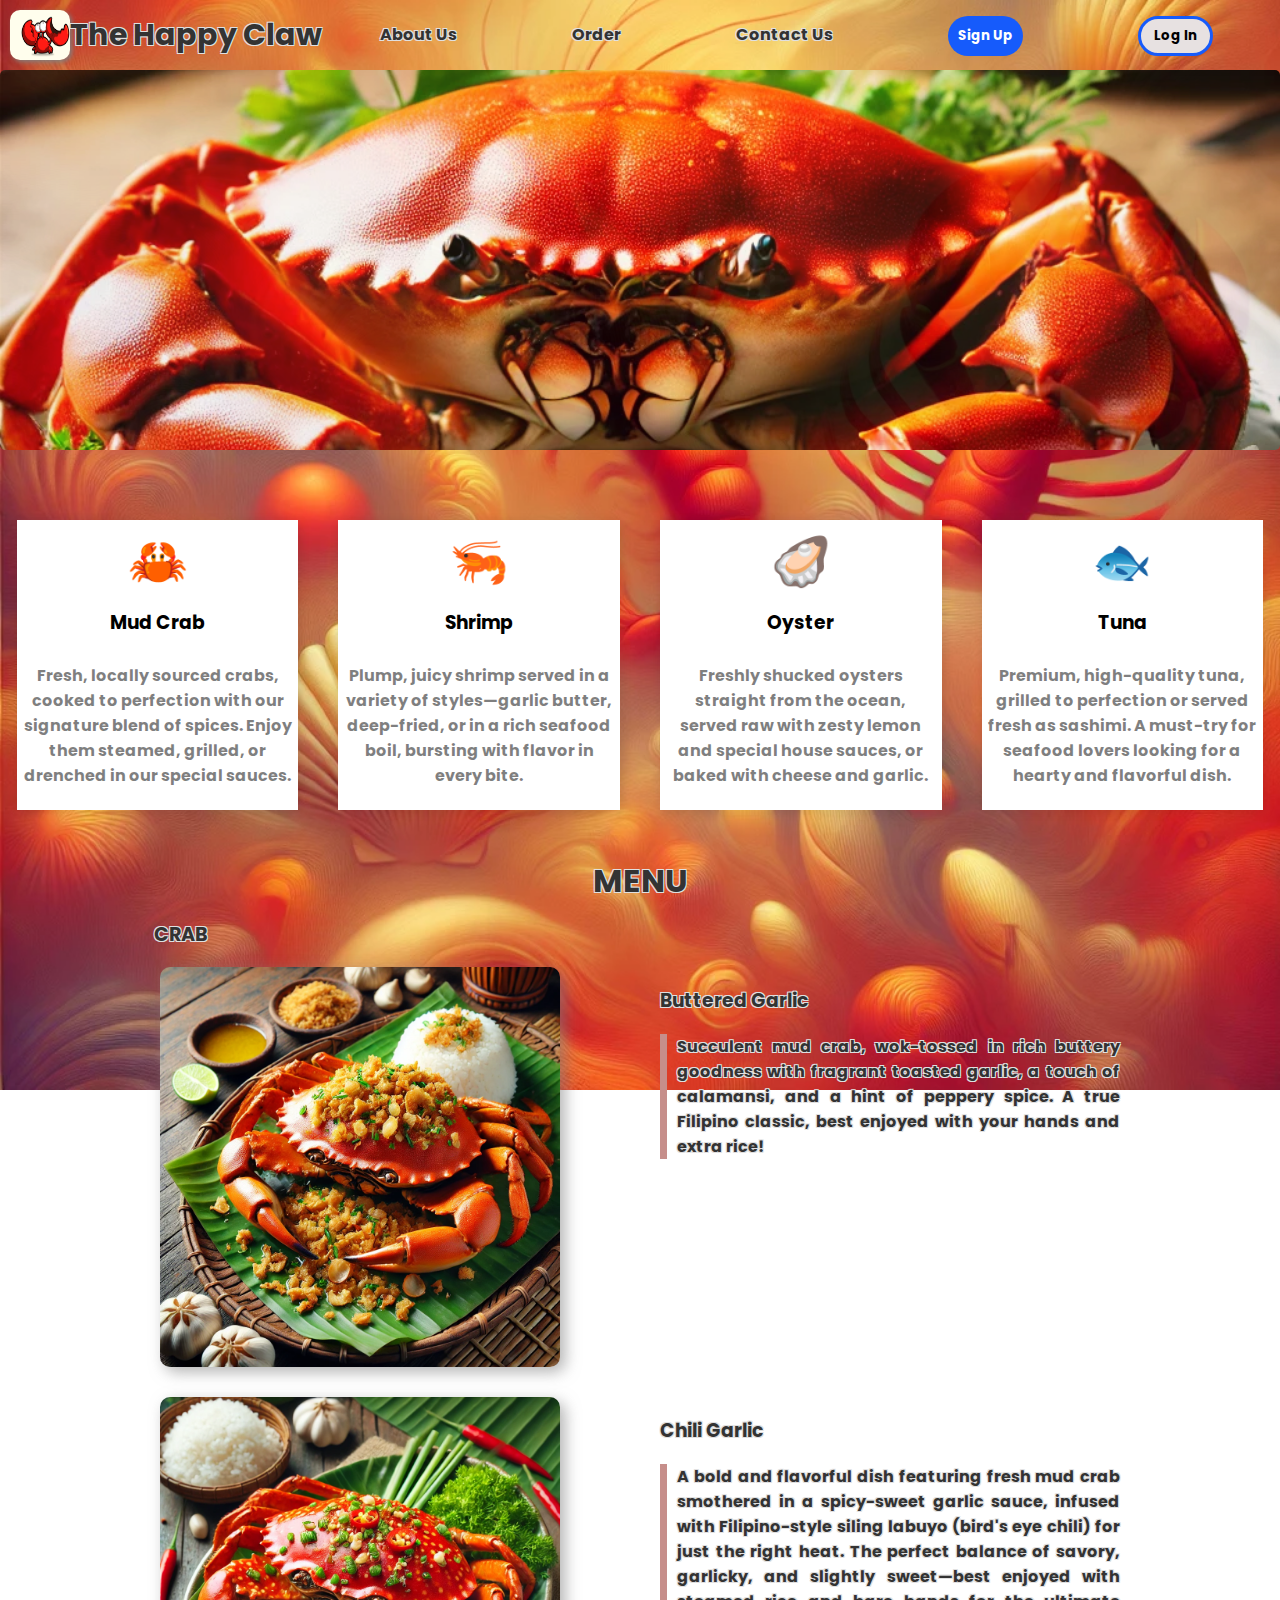
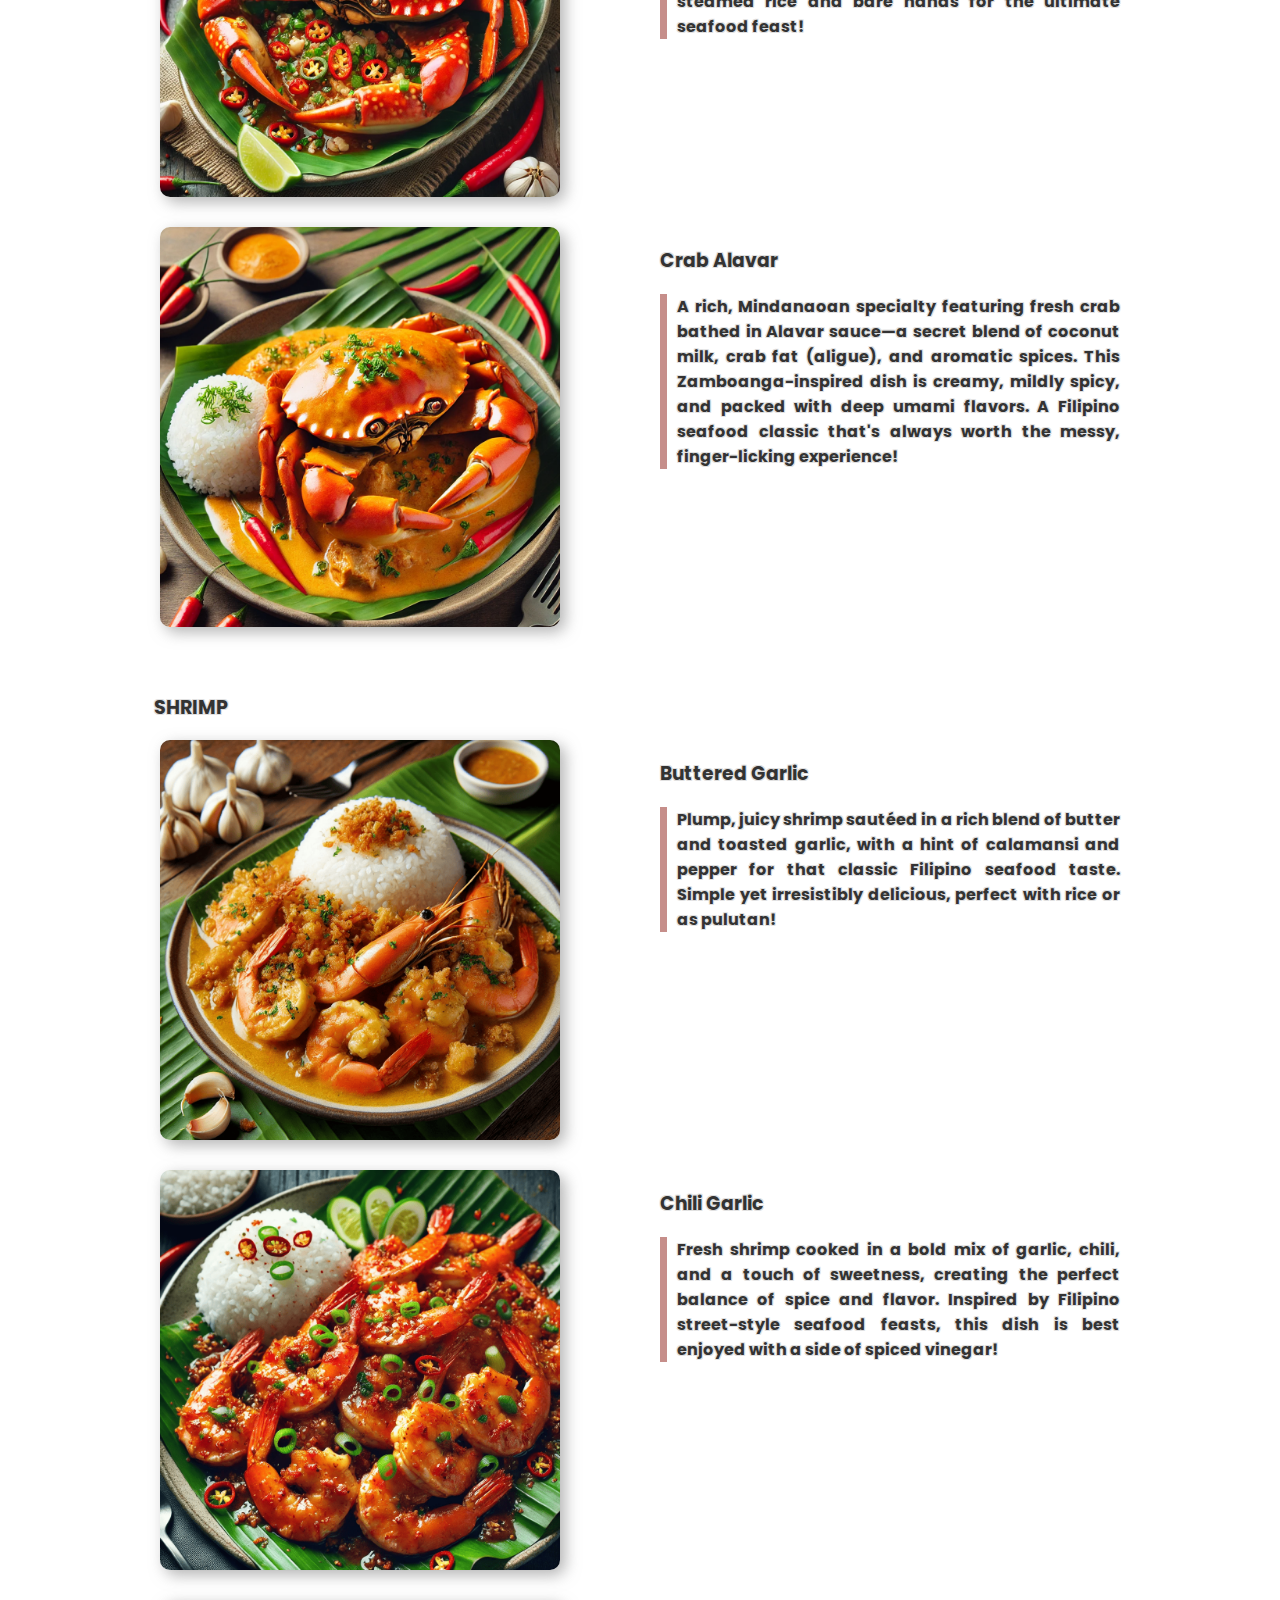
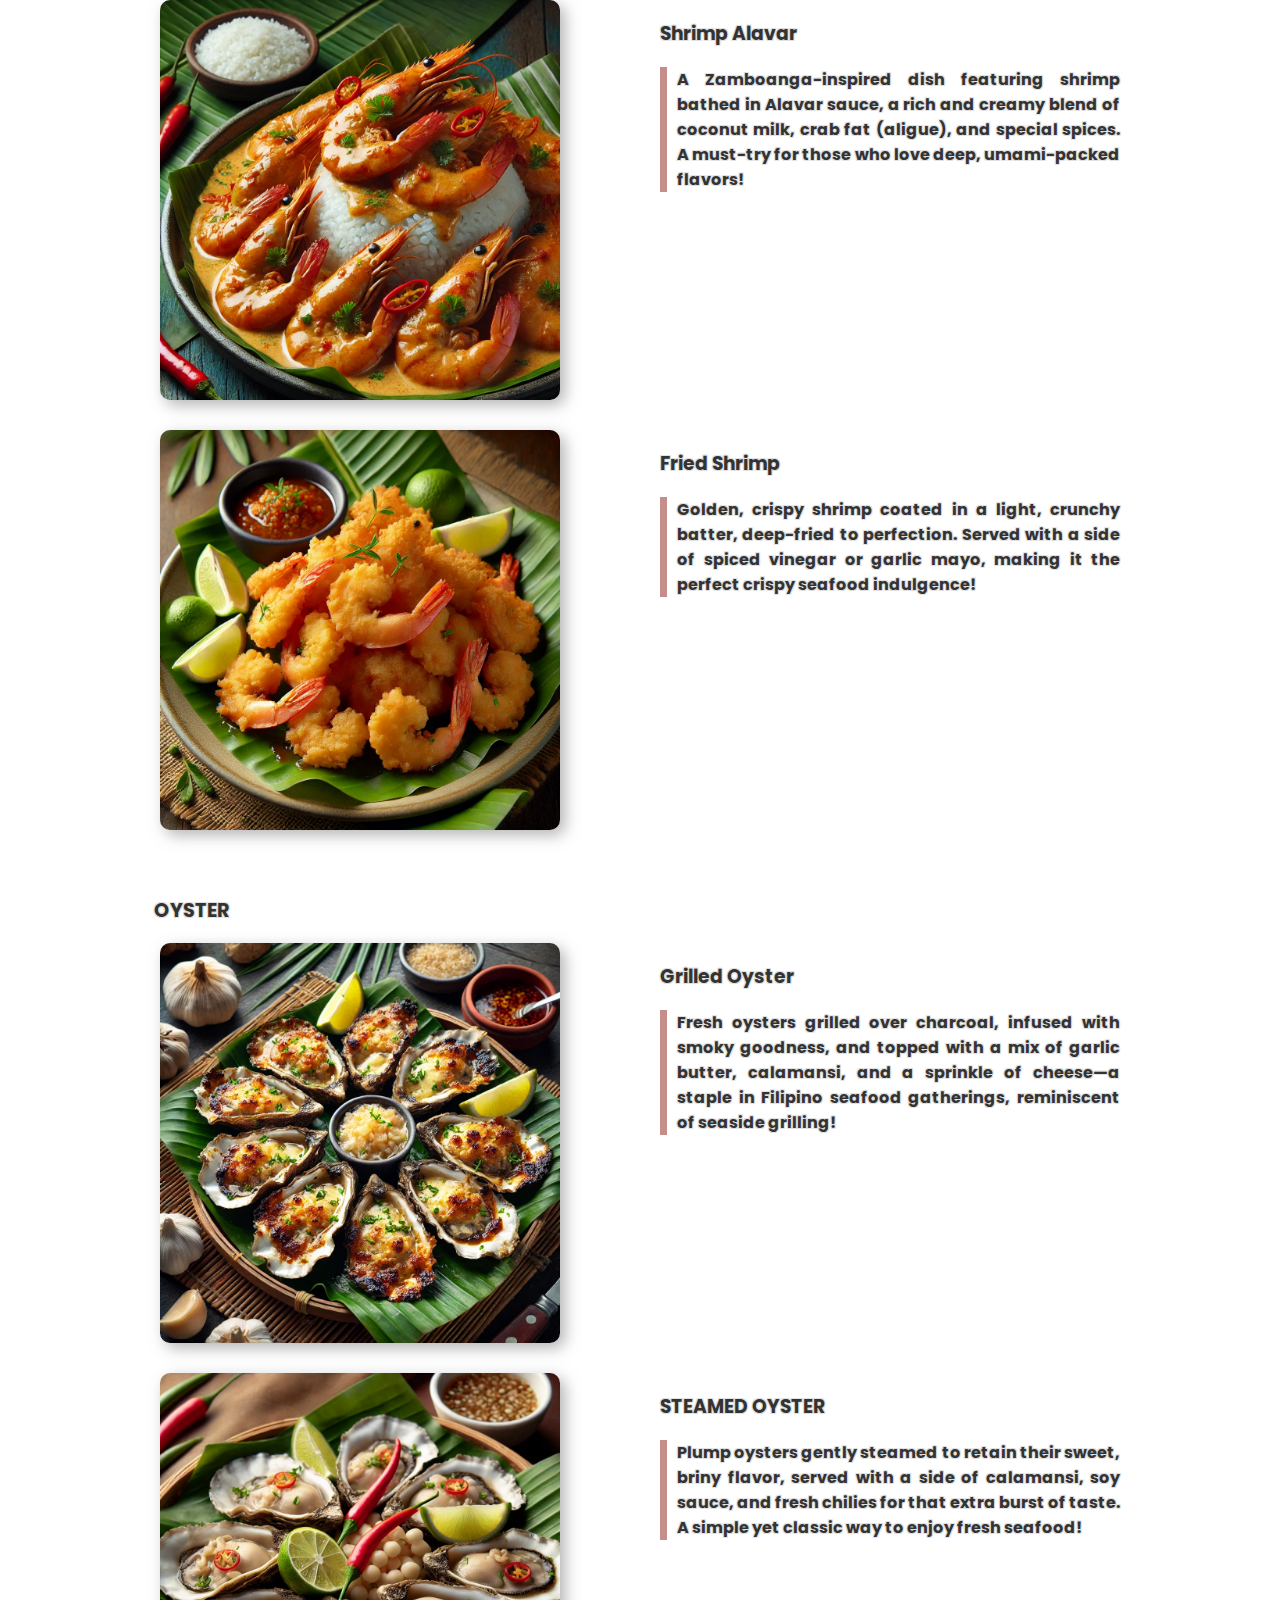
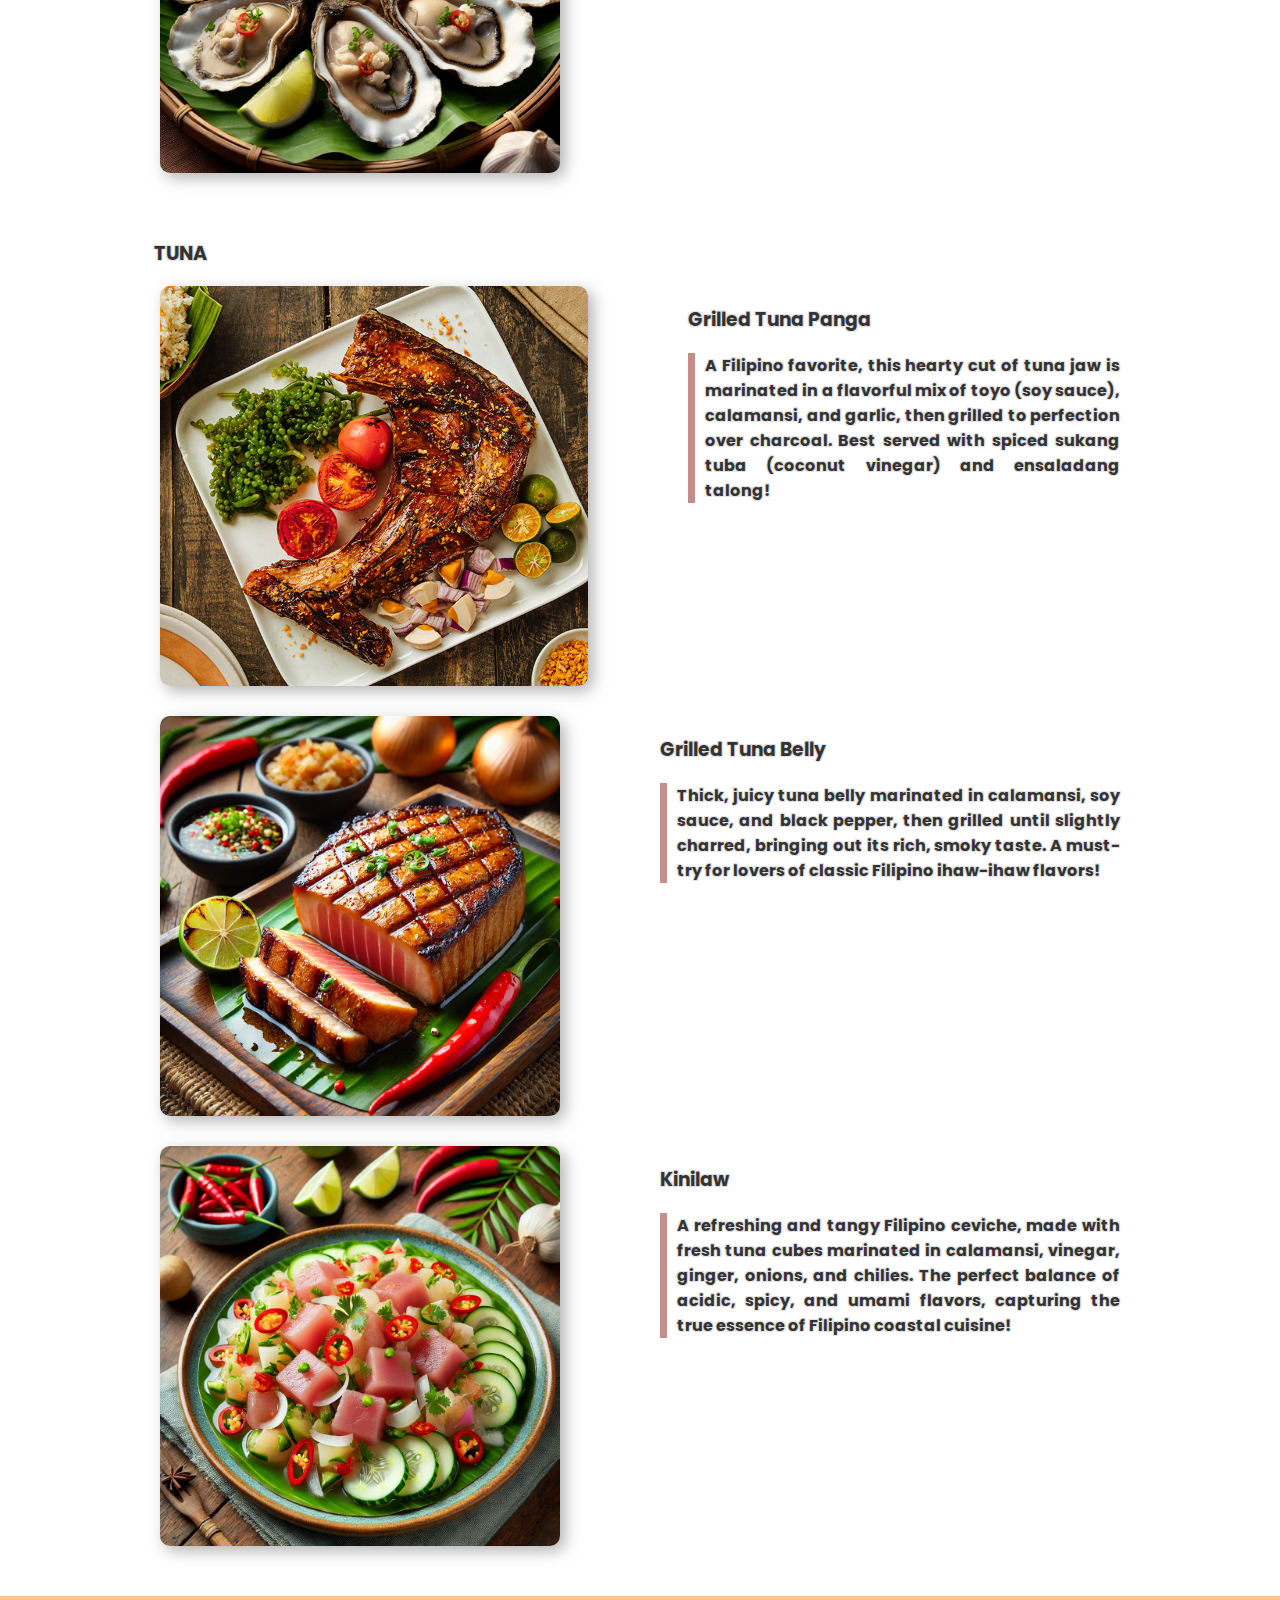
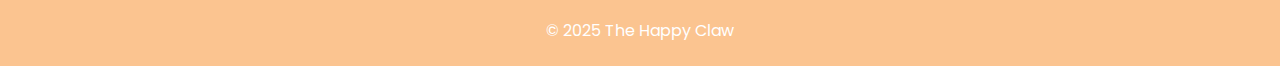
<file: index.html>
<!DOCTYPE html>
<html lang="en">
    <head>
        <meta charset="UTF-8">
        <meta http-equiv="X-UA-Compatible" content="IE=edge">
        <meta name="viewport" content="width=device-width, initial-scale=1.0">
        <title>The Happy Claw</title>
        <link rel="stylesheet" href="pizza_sample.css">
    </head>
    <body>
        <div class="header">
            <ul class="nav">
                <li id="header-title">
                    <a href="index.html">
                        The Happy Claw
                        <img class="logo" src="images/Crab.gif" alt="Logo" width="60" height="50">
                    </a>
                </li>             
                <li><a href="about-us.html">About Us</a></li>
                <li><a href="order-form.html">Order</a></li>
                <li><a href="contact-us.html">Contact Us</a></li>
                <li><button class="header-button button-one">Sign Up</button></li>
                <li><button class="header-button button-two">Log In</button></li>
            </ul>
        </div>

        <div class="top-img"></div>
        
        <section class="features">
            <div class="feature">
                <span class="icon">🦀</span>
                <h3>Mud Crab</h3>
                <p>Fresh, locally sourced crabs, cooked to perfection with our signature blend of spices. Enjoy them steamed, grilled, or drenched in our special sauces.</p>
            </div>
            <div class="feature">
                <span class="icon">🦐</span>
                <h3>Shrimp</h3>
                <p>Plump, juicy shrimp served in a variety of styles—garlic butter, deep-fried, or in a rich seafood boil, bursting with flavor in every bite.</p>
            </div>
            <div class="feature">
                <span class="icon">🦪</span>
                <h3>Oyster</h3>
                <p>Freshly shucked oysters straight from the ocean, served raw with zesty lemon and special house sauces, or baked with cheese and garlic.</p>
            </div>
            <div class="feature">
                <span class="icon">🐟</span>
                <h3>Tuna</h3>
                <p>Premium, high-quality tuna, grilled to perfection or served fresh as sashimi. A must-try for seafood lovers looking for a hearty and flavorful dish.</p>
            </div>
        </section>

        <h2 class="menu-heading">MENU</h2>
        <h2 class="crab-heading">CRAB</h2>
        <div class="menu">
            <div class="pizza">
                <img src="images/Garlic Crab.png" alt="cheeze pizza">
                <div class="pizza-info">
                    <h3>Buttered Garlic</h3>
                    <p>Succulent mud crab, wok-tossed in rich buttery goodness with fragrant toasted garlic, a touch of calamansi, and a hint of peppery spice. A true Filipino classic, best enjoyed with your hands and extra rice!</p>
                </div>
            </div>

            <div class="pizza">
                <img src="images/Chili Crab.png" alt="pepperoni pizza">
                <div class="pizza-info">
                    <h3>Chili Garlic</h3>
                    <p>A bold and flavorful dish featuring fresh mud crab smothered in a spicy-sweet garlic sauce, infused with Filipino-style siling labuyo (bird's eye chili) for just the right heat. The perfect balance of savory, garlicky, and slightly sweet—best enjoyed with steamed rice and bare hands for the ultimate seafood feast!</p>
                </div>
            </div>

            <div class="pizza">
                <img src="images/Alavar Crab.png" alt="hawaiian pizza">
                <div class="pizza-info">
                    <h3>Crab Alavar</h3>
                    <p>A rich, Mindanaoan specialty featuring fresh crab bathed in Alavar sauce—a secret blend of coconut milk, crab fat (aligue), and aromatic spices. This Zamboanga-inspired dish is creamy, mildly spicy, and packed with deep umami flavors. A Filipino seafood classic that's always worth the messy, finger-licking experience!
                    </p>
                </div>
            </div>
        </div>

        <h2 class="crab-heading">SHRIMP</h2>
        <div class="menu">
            <div class="pizza">
                <img src="images/Garlic Shrimp.png" alt="cheeze pizza">
                <div class="pizza-info">
                    <h3>Buttered Garlic</h3>
                    <p>Plump, juicy shrimp sautéed in a rich blend of butter and toasted garlic, with a hint of calamansi and pepper for that classic Filipino seafood taste. Simple yet irresistibly delicious, perfect with rice or as pulutan!</p>
                </div>
            </div>

            <div class="pizza">
                <img src="images/Chili Shrimp.png" alt="pepperoni pizza">
                <div class="pizza-info">
                    <h3>Chili Garlic</h3>
                    <p>Fresh shrimp cooked in a bold mix of garlic, chili, and a touch of sweetness, creating the perfect balance of spice and flavor. Inspired by Filipino street-style seafood feasts, this dish is best enjoyed with a side of spiced vinegar!</p>
                </div>
            </div>

            <div class="pizza">
                <img src="images/Alavar Shrimp.png" alt="hawaiian pizza">
                <div class="pizza-info">
                    <h3>Shrimp Alavar</h3>
                    <p>A Zamboanga-inspired dish featuring shrimp bathed in Alavar sauce, a rich and creamy blend of coconut milk, crab fat (aligue), and special spices. A must-try for those who love deep, umami-packed flavors!</p>
                </div>
            </div>

            <div class="pizza">
                <img src="images/Fried Shrimp.png" alt="all meat pizza">
                <div class="pizza-info">
                    <h3>Fried Shrimp</h3>
                    <p>Golden, crispy shrimp coated in a light, crunchy batter, deep-fried to perfection. Served with a side of spiced vinegar or garlic mayo, making it the perfect crispy seafood indulgence!</p>
                </div>
            </div>
        </div>
        <h2 class="crab-heading">OYSTER</h2>
        <div class="menu">
            <div class="pizza">
                <img src="images/Grilled.png" alt="hawaiian pizza">
                <div class="pizza-info">
                    <h3>Grilled Oyster</h3>
                    <p>Fresh oysters grilled over charcoal, infused with smoky goodness, and topped with a mix of garlic butter, calamansi, and a sprinkle of cheese—a staple in Filipino seafood gatherings, reminiscent of seaside grilling!</p>
                </div>
            </div>
            <div class="pizza">
                <img src="images/Steamed.png" alt="all meat pizza">
                <div class="pizza-info">
                    <h3>STEAMED OYSTER</h3>
                    <p>Plump oysters gently steamed to retain their sweet, briny flavor, served with a side of calamansi, soy sauce, and fresh chilies for that extra burst of taste. A simple yet classic way to enjoy fresh seafood!</p>
                </div>
            </div>
        </div>
        <h2 class="crab-heading">TUNA</h2>
        <div class="menu">
            <div class="pizza">
                <img src="images/Tuna P.png" alt="all meat pizza">
                <div class="pizza-info">
                    <h3>Grilled Tuna Panga</h3>
                    <p>A Filipino favorite, this hearty cut of tuna jaw is marinated in a flavorful mix of toyo (soy sauce), calamansi, and garlic, then grilled to perfection over charcoal. Best served with spiced sukang tuba (coconut vinegar) and ensaladang talong!</p>
                </div>
            </div>
            <div class="pizza">
                <img src="images/Belly.png" alt="all meat pizza">
                <div class="pizza-info">
                    <h3>Grilled Tuna Belly</h3>
                    <p>Thick, juicy tuna belly marinated in calamansi, soy sauce, and black pepper, then grilled until slightly charred, bringing out its rich, smoky taste. A must-try for lovers of classic Filipino ihaw-ihaw flavors!
                    </p>
                </div>
            </div>
            <div class="pizza">
                <img src="images/Kinilaw.png" alt="all meat pizza">
                <div class="pizza-info">
                    <h3>Kinilaw</h3>
                    <p>A refreshing and tangy Filipino ceviche, made with fresh tuna cubes marinated in calamansi, vinegar, ginger, onions, and chilies. The perfect balance of acidic, spicy, and umami flavors, capturing the true essence of Filipino coastal cuisine!</p>
                </div>
            </div>
        </div>

        <div class="footer">
            <p class="footer-text">© 2025 The Happy Claw</p>
        </div>

    </body>
</html>
</file>
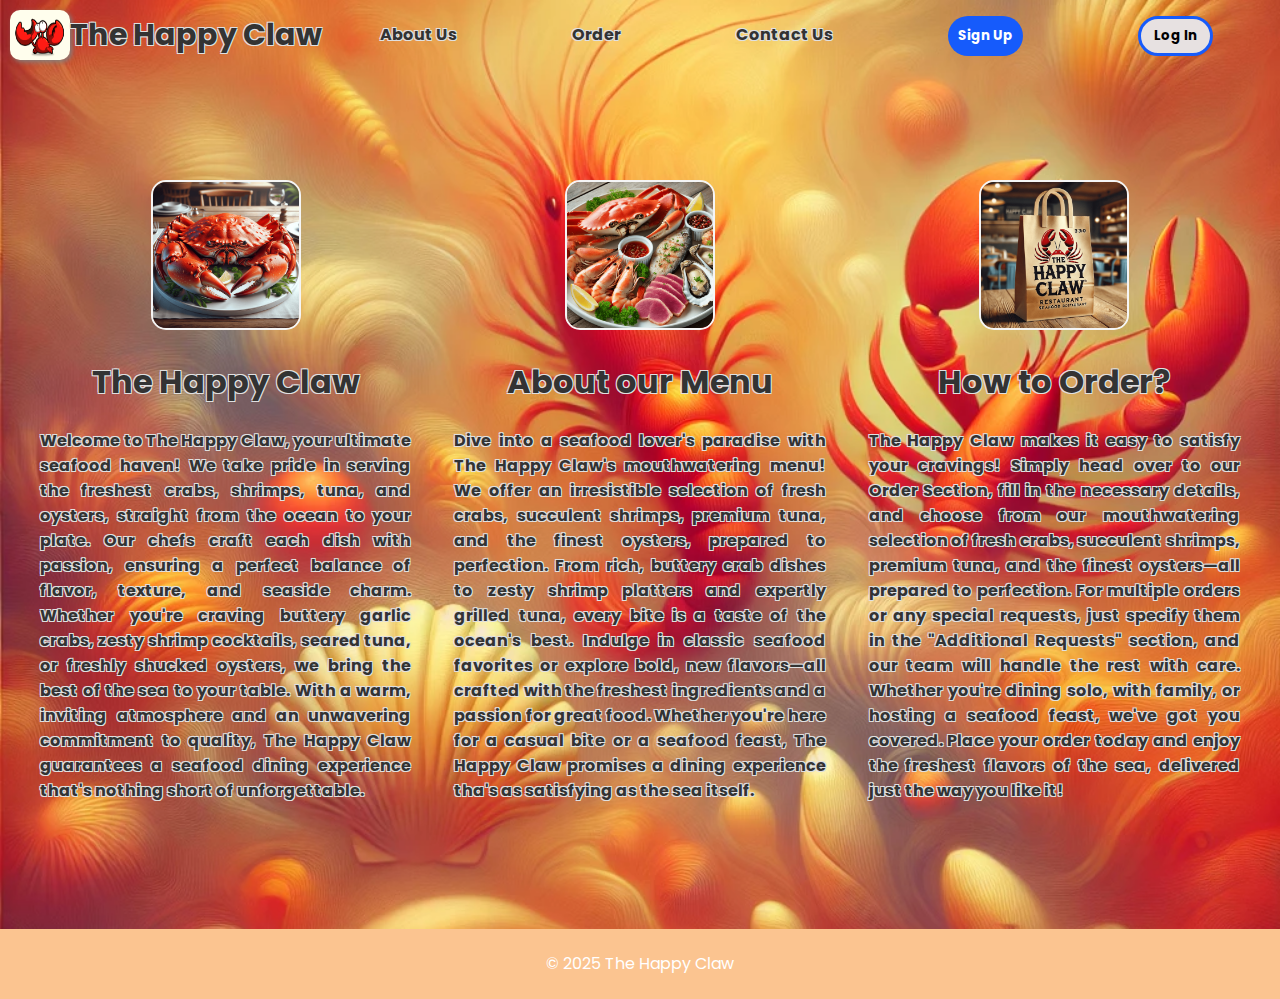
<file: about-us.html>
<!DOCTYPE html>
<html lang="en">
    <head>
        <meta charset="UTF-8">
        <meta http-equiv="X-UA-Compatible" content="IE=edge">
        <meta name="viewport" content="width=device-width, initial-scale=1.0">
        <title>The Happy Claw</title>
        <link rel="stylesheet" href="pizza_sample.css">
    </head>
    <body>
        <div class="header">
            <ul class="nav">
                <li id="header-title">
                    <a href="index.html">
                        The Happy Claw
                        <img class="logo" src="images/Crab.gif" alt="Logo" width="60" height="50">
                    </a>
                </li>             
                <li><a href="about-us.html">About Us</a></li>
                <li><a href="order-form.html">Order</a></li>
                <li><a href="contact-us.html">Contact Us</a></li>
                <li><button class="header-button button-one">Sign Up</button></li>
                <li><button class="header-button button-two">Log In</button></li>
            </ul>
        </div>

        <div class="about-main-content">
            <div class="top-img-2" id="top-img">
                <img src="images/THC.png">
                <h1>The Happy Claw</h1>
                <p>Welcome to The Happy Claw, your ultimate seafood haven! We take pride in serving the freshest crabs, shrimps, tuna, and oysters, straight from the ocean to your plate. Our chefs craft each dish with passion, ensuring a perfect balance of flavor, texture, and seaside charm.

                Whether you're craving buttery garlic crabs, zesty shrimp cocktails, seared tuna, or freshly shucked oysters, we bring the best of the sea to your table. With a warm, inviting atmosphere and an unwavering commitment to quality, The Happy Claw guarantees a seafood dining experience that's nothing short of unforgettable.</p>
            </div>

            <div class="top-img-2" id="second-img">
                <img src="images/menu.png">
                <h1>About our Menu</h1>
                <p>Dive into a seafood lover's paradise with The Happy Claw's mouthwatering menu! We offer an irresistible selection of fresh crabs, succulent shrimps, premium tuna, and the finest oysters, prepared to perfection. From rich, buttery crab dishes to zesty shrimp platters and expertly grilled tuna, every bite is a taste of the ocean's best.

                Indulge in classic seafood favorites or explore bold, new flavors—all crafted with the freshest ingredients and a passion for great food. Whether you're here for a casual bite or a seafood feast, The Happy Claw promises a dining experience tha's as satisfying as the sea itself.</p>
            </div>

            <div class="top-img-2" id="third-img">
                <img src="images/Take Out.png">
                <h1>How to Order?</h1>
                <p>The Happy Claw makes it easy to satisfy your cravings! Simply head over to our Order Section, fill in the necessary details, and choose from our mouthwatering selection of fresh crabs, succulent shrimps, premium tuna, and the finest oysters—all prepared to perfection.

                For multiple orders or any special requests, just specify them in the "Additional Requests" section, and our team will handle the rest with care. Whether you're dining solo, with family, or hosting a seafood feast, we've got you covered. Place your order today and enjoy the freshest flavors of the sea, delivered just the way you like it!</p>
            </div> 
        </div>

        <div class="footer">
            <p class="footer-text">© 2025 The Happy Claw</p>
        </div>
    
    </body>
</html>
</file>
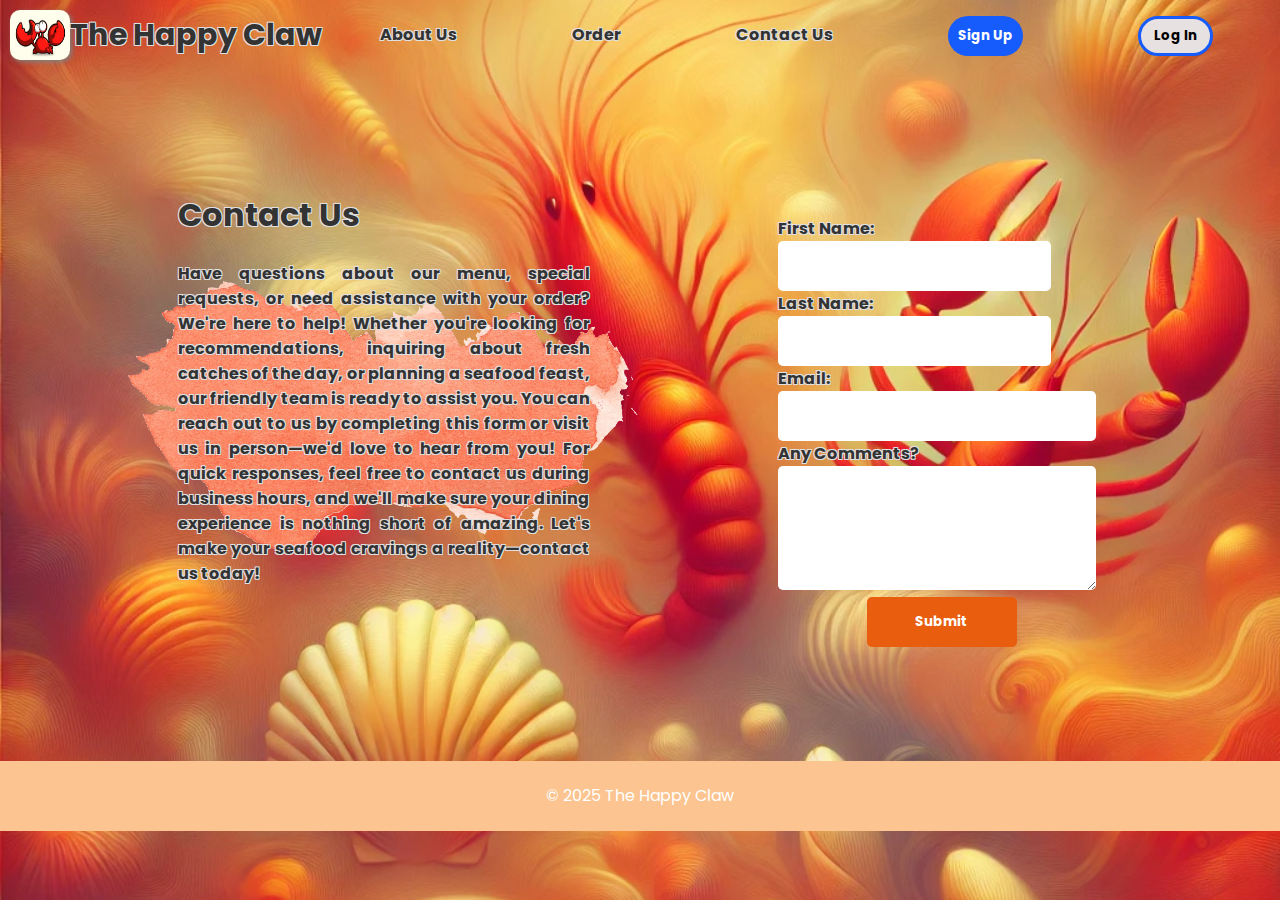
<file: contact-us.html>
<!DOCTYPE html>
<html lang="en">
    <head>
        <meta charset="UTF-8">
        <meta http-equiv="X-UA-Compatible" content="IE=edge">
        <meta name="viewport" content="width=device-width, initial-scale=1.0">
        <title>The Happy Claw</title>
        <link rel="stylesheet" href="pizza_sample.css">
    </head>
    <body>
        <div class="header">
            <ul class="nav">
                <li id="header-title">
                    <a href="index.html">
                        The Happy Claw
                        <img class="logo" src="images/Crab.gif" alt="Logo" width="60" height="50">
                    </a>
                </li>             
                <li><a href="about-us.html">About Us</a></li>
                <li><a href="order-form.html">Order</a></li>
                <li><a href="contact-us.html">Contact Us</a></li>
                <li><button class="header-button button-one">Sign Up</button></li>
                <li><button class="header-button button-two">Log In</button></li>
            </ul>
        </div>

        <div class="main-contact-wrapper">
            <div class="contact contact-info">
                <h1>Contact Us</h1>
                <p>Have questions about our menu, special requests, or need assistance with your order? We're here to help! Whether you're looking for recommendations, inquiring about fresh catches of the day, or planning a seafood feast, our friendly team is ready to assist you.

                You can reach out to us by completing this form or visit us in person—we'd love to hear from you! For quick responses, feel free to contact us during business hours, and we'll make sure your dining experience is nothing short of amazing. Let's make your seafood cravings a reality—contact us today!</p>
            </div>
            <div class="contact contact-form">
                <form class="form">
                    <div class="group">
                        <label for="firstname">First Name:</label><br>
                        <input class="fields field-one" type="text" name="firstname" id="firstname">
                    </div>
                    <div class="group">
                        <label for="lastname">Last Name:</label><br>
                        <input class="fields field-two" type="text" name="lastname" id="lastname">
                    </div>
                    <br>
                    <label for="email">Email:</label><br>
                    <input class="fields email-field" type="email" name="email" id="email"><br>

                    <label for="comments">Any Comments?</label><br>
                    <textarea name="comments" id="comments" cols="43" rows="6"></textarea><br>
                    
                    <div>
                        <input class="fields contact-button" type="submit" value="Submit">
                    </div>
                    
                </form>
            </div>
        </div>

        <div class="footer">
            <p class="footer-text">© 2025 The Happy Claw</p>
        </div>
    
    </body>
</html>
</file>
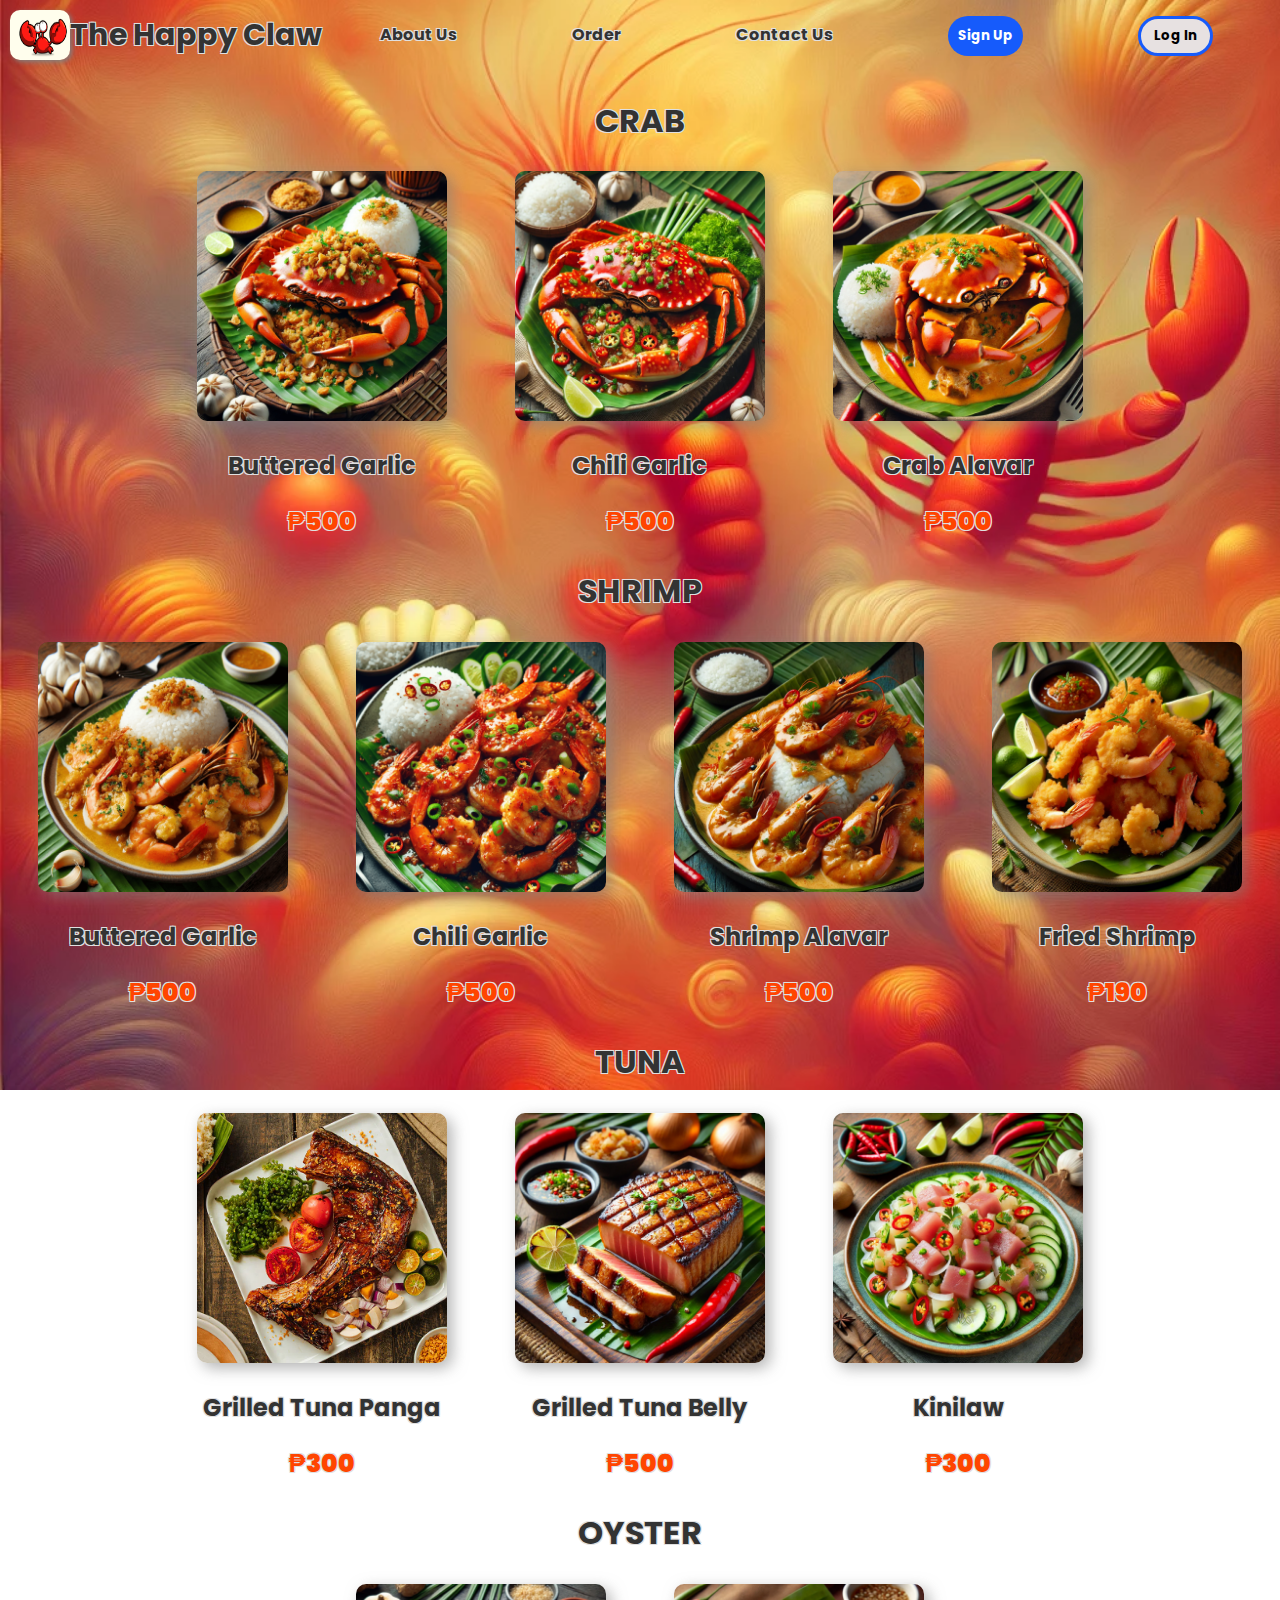
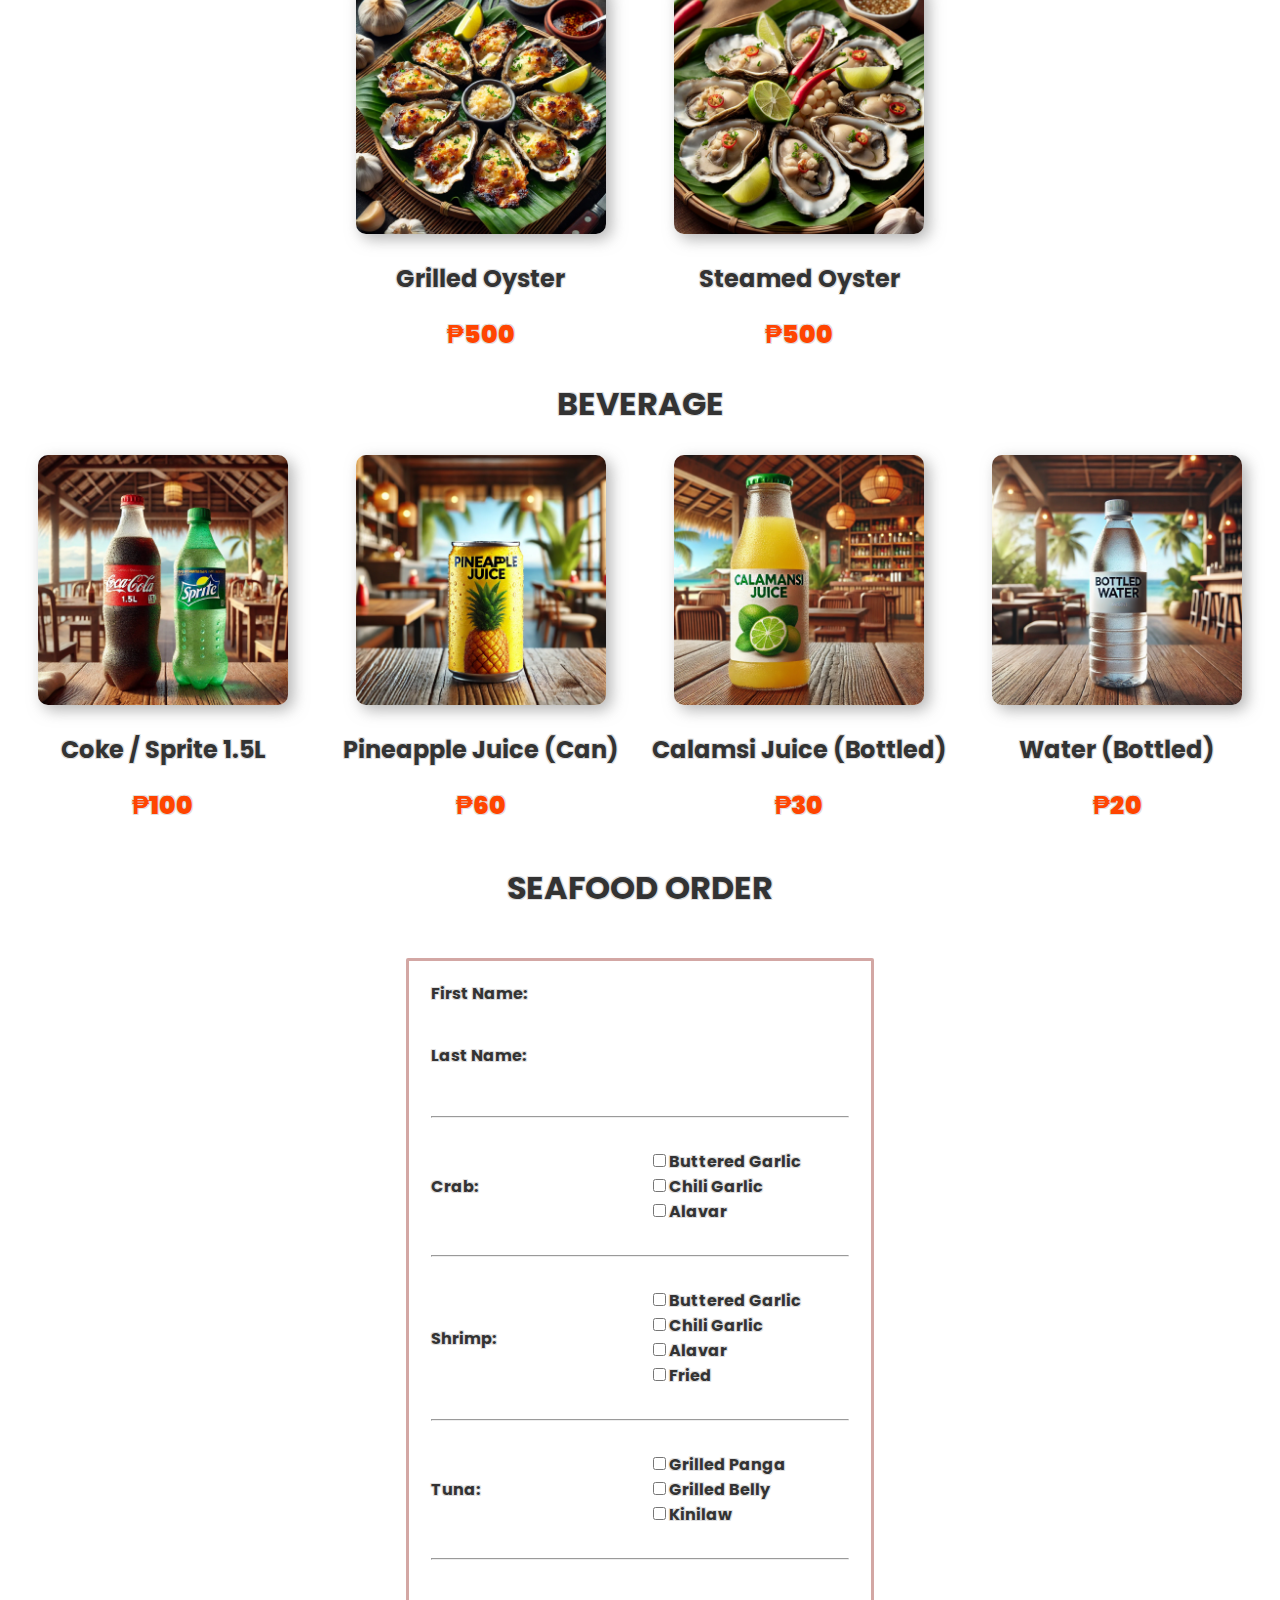
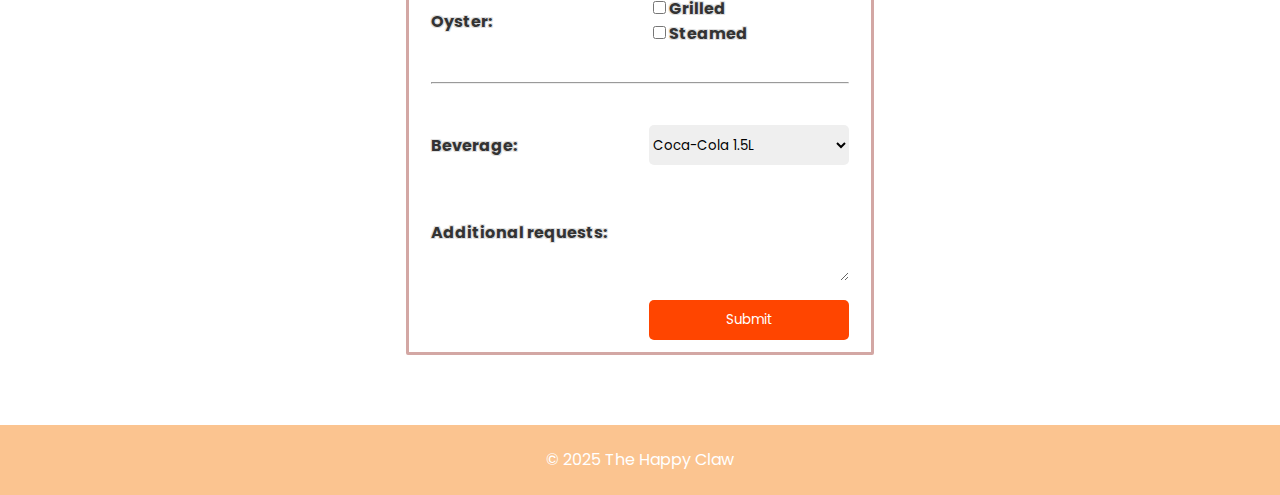
<file: order-form.html>
<!DOCTYPE html>
<html lang="en">
    <head>
        <meta charset="UTF-8">
        <meta http-equiv="X-UA-Compatible" content="IE=edge">
        <meta name="viewport" content="width=device-width, initial-scale=1.0">
        <title>The Happy Claw</title>
        <link rel="stylesheet" href="pizza_sample.css">
    </head>
    <body>
        <div class="header">
            <ul class="nav">
                <li id="header-title">
                    <a href="index.html">
                        The Happy Claw
                        <img class="logo" src="images/Crab.gif" alt="Logo" width="60" height="50">
                    </a>
                </li>             
                <li><a href="about-us.html">About Us</a></li>
                <li><a href="order-form.html">Order</a></li>
                <li><a href="contact-us.html">Contact Us</a></li>
                <li><button class="header-button button-one">Sign Up</button></li>
                <li><button class="header-button button-two">Log In</button></li>
            </ul>
        </div>

        <h2 class="order-heading">CRAB</h2>
        <div class="order-menu" id="menu">
            <div class="pizza-order">
                <img src="images/Garlic Crab.png" alt="cheeze pizza">
                <h2>Buttered Garlic</h2>
                <span class="price">&#8369;500</span>    
            </div>

            <div class="pizza-order">
                <img src="images/Chili Crab.png" alt="pepperoni pizza">
                <h2>Chili Garlic</h2>  
                <span class="price">&#8369;500</span>
            </div>

            <div class="pizza-order">
                <img src="images/Alavar Crab.png" alt="hawaiian pizza">
            <h2>Crab Alavar</h2>  
            <span class="price">&#8369;500</span>
            </div>
        </div>

        <!-- Shrimps -->
        <h2 class="order-heading">SHRIMP</h2>
        <div class="order-menu" id="menu">
            <div class="pizza-order">
                <img src="images/Garlic Shrimp.png" alt="cheeze pizza">
                <h2>Buttered Garlic</h2>
                <span class="price">&#8369;500</span>    
            </div>

            <div class="pizza-order">
                <img src="images/Chili Shrimp.png" alt="pepperoni pizza">
                <h2>Chili Garlic</h2>  
                <span class="price">&#8369;500</span>
            </div>

            <div class="pizza-order">
                <img src="images/Alavar Shrimp.png" alt="hawaiian pizza">
            <h2>Shrimp Alavar</h2>  
            <span class="price">&#8369;500</span>
            </div>

            <div class="pizza-order">
                <img src="images/Fried Shrimp.png" alt="hawaiian pizza">
                <h2>Fried Shrimp</h2>
                <span class="price">&#8369;190</span>
            </div>
        </div>

        <!-- Tuna -->
        <h2 class="order-heading">TUNA</h2>
        <div class="order-menu" id="menu">
            <div class="pizza-order">
                <img src="images/Tuna P.png" alt="cheeze pizza">
                <h2>Grilled Tuna Panga</h2>
                <span class="price">&#8369;300</span>    
            </div>

            <div class="pizza-order">
                <img src="images/Belly.png" alt="pepperoni pizza">
                <h2>Grilled Tuna Belly</h2>  
                <span class="price">&#8369;500</span>
            </div>

            <div class="pizza-order">
                <img src="images/Kinilaw.png" alt="hawaiian pizza">
            <h2>Kinilaw</h2>  
            <span class="price">&#8369;300</span>
            </div>
        </div>

        <!-- OYSTERS -->
        <h2 class="order-heading">OYSTER</h2>
        <div class="order-menu" id="menu">
            <div class="pizza-order">
                <img src="images/Grilled.png" alt="cheeze pizza">
                <h2>Grilled Oyster</h2>
                <span class="price">&#8369;500</span>    
            </div>

            <div class="pizza-order">
                <img src="images/Steamed.png" alt="pepperoni pizza">
                <h2>Steamed Oyster</h2>  
                <span class="price">&#8369;500</span>
            </div>
        </div>

        <!-- Beverage -->
        <h2 class="order-heading">BEVERAGE</h2>
        <div class="extras-menu" id="menu">
            <div class="extra-order">
                <img src="images/Softdrinks.png" alt="fried-chicken">
                <h2>Coke / Sprite 1.5L</h2>
                <span class="price">&#8369;100</span>    
            </div>

            <div class="extra-order">
                <img src="images/Pineapple.png" alt="fries">
                <h2>Pineapple Juice (Can)</h2>  
                <span class="price">&#8369;60</span>
            </div>

            <div class="extra-order">
                <img src="images/Calamansi.png" alt="mashed-potato">
            <h2>Calamsi Juice (Bottled)</h2>  
            <span class="price">&#8369;30</span>
            </div>

            <div class="extra-order">
                <img src="images/Water.png" alt="soda">
                <h2>Water (Bottled)</h2>
                <span class="price">&#8369;20</span>
            </div>
        </div>

        <!-- form -->
        <div class="order" id="order">
            <h2 class="order-title">SEAFOOD ORDER</h2>
            <form>
                <table>
                    <tbody>
                        <tr>
                            <td>First Name:</td>
                            <td>
                                <input class="order-fields" type="text" name="first-name">
                            </td>
                        </tr>
                       
                        <tr>
                            <td>Last Name:</td>
                            <td>
                                <input class="order-fields" type="text" name="last-name">
                            </td>
                        </tr>
                        <tr>
                            <td colspan="2"><hr></td>
                        </tr>
                        <tr>
                            <td>Crab:</td>
                            <td>
                                <input type="checkbox" name="crab" value="buttered-garlic">Buttered Garlic<br>
                                <input type="checkbox" name="crab" value="chili-garlic">Chili Garlic<br>
                                <input type="checkbox" name="crab" value="alavar">Alavar
                            </td>
                        </tr>
                        <tr>
                            <td colspan="2"><hr></td>
                        </tr>
                        <tr>
                            <td>Shrimp:</td>
                            <td>
                                <input type="checkbox" name="shrimp" value="buttered-garlic">Buttered Garlic<br>
                                <input type="checkbox" name="shrimp" value="chili-garlic">Chili Garlic<br>
                                <input type="checkbox" name="shrimp" value="alavar">Alavar<br>
                                <input type="checkbox" name="shrimp" value="fried">Fried
                            </td>
                        </tr>
                        <tr>
                            <td colspan="2"><hr></td>
                        </tr>
                        <tr>
                            <td>Tuna:</td>
                            <td>
                                <input type="checkbox" name="tuna" value="grilled-panga">Grilled Panga<br>
                                <input type="checkbox" name="tuna" value="grilled-belly">Grilled Belly<br>
                                <input type="checkbox" name="tuna" value="kinilaw">Kinilaw
                            </td>
                        </tr>
                        <tr>
                            <td colspan="2"><hr></td>
                        </tr>
                        <tr>
                            <td>Oyster:</td>
                            <td>
                                <input type="checkbox" name="oyster" value="grilled">Grilled<br>
                                <input type="checkbox" name="oyster" value="steamed">Steamed<br>
                            </td>
                        </tr>
                        <tr>
                            <td colspan="2"><hr></td>
                        </tr>
                        <tr>
                            <td>Beverage:</td>
                            <td>
                                <select class="order-fields" name="add-ons" id="add-ons">
                                    <option value="fried-chicken">Coca-Cola 1.5L</option>
                                    <option value="fried-chicken">Sprite1.5L</option>
                                    <option value="fries">Calamansi Juice</option>
                                    <option value="mashed-potato">Water</option>
                                    <option value="soda">Pineaple Juice</option>
                                </select>
                            </td>
                        </tr>
                        
                        <tr>
                            <td>Additional requests:</td>
                            <td>
                                <textarea name="instructions" rows="5" cols="25" id="order-comments"></textarea>
                            </td>
                        </tr>
                        <tr>
                            <td></td>
                            <td>
                                <input id="order-submit" type="submit" value="Submit">
                            </td>
                        </tr>
                    </tbody>
                </table>
            </form>
        </div>
        

        <div class="footer">
            <p class="footer-text">© 2025 The Happy Claw</p>
        </div>
    
    </body>
</html>
</file>
<file: pizza_sample.css>
@import url('https://fonts.googleapis.com/css2?family=Poppins:wght@100;200&display=swap');
* {
  box-sizing: border-box;
  font-family: Poppins, sans-serif;
}

/* General style for the whole pages */
body {
  background: url('images/BG2.webp') no-repeat fixed center center;
  background-size: cover;
  margin: 0;
}
/* header styles */
#header-title {
  margin-right: 15em;
  margin-left: 0;
  font-size: 30px;
  font-weight: bold;
}
.header {
  width: 100%;
  padding: 10px;
  margin: 0;
  color: #333333;
  text-shadow:  
    -1px -1px 0 #E0E0E0,  
     1px -1px 0 #E0E0E0,  
    -1px  1px 0 #E0E0E0,  
     1px  1px 0 #E0E0E0;
}
.header-button {
  font-family: Poppins, sans-serif;
  font-weight: bold;
  border: none;
  border-radius: 20px;
  height: 40px;
  width: 100px;
}
.button-one {
  color: white;
  background-color: #165BFB;
}

.button-two {
  border: 3px solid #165BFB;
  background-color: rgb(231, 225, 225);
}

.header-title {
  text-align: center;
  color: #fff;
  line-height: 70px;
}

.logo {
  float: left;
  border-radius: 10px;  
  
  box-shadow: 2px 2px 5px gray;
}

.nav {
  display: flex;
  padding: 0;
  margin: 0;
}

.nav li {
  margin:0 30px 0 auto;
  height: 50px;
  line-height: 50px;
  list-style: none;
  text-align: right;
}
.nav li a{
  color: #333;
  text-decoration: none;
  font-weight: 700;
}
.nav li a:hover {
  border-bottom:3px solid #dd7f78;
}

/* Home Page */
.top-img {
  width: 100%;
  height: 380px;
  background: url("images/Cooked\ Crab.png") no-repeat center center;
  background-size: cover;
  background-position: center;
  opacity: 0.9;
  border-radius: 5px;
}
.features {
  margin-top: 50px;
  text-align: center;
  display: flex;
  justify-content: center;
  flex-wrap: wrap;
  gap: 20px;
}

.feature {
  background-color: white;
  padding: 5px;
  border: 1px solid white;
  text-align: center;
  display: flex;
  flex-direction: column;
  justify-content: space-between;
  align-items: center;
  width: 22%;
  min-height: 250px;
  margin:20px 10px;
  box-shadow: 2px 2px 10px rgba(0, 0, 0, 0.1);
}

.feature p {
  color: rgba(0,0,0,0.5);
  font-weight: bolder;
  flex-grow: 1;
}

.feature h3 {
  margin: 10px 0;
}
.icon {
  font-size: 3em;
  display: inline-block;
  transition: filter 0.3s ease-in-out;
}

.icon:hover {
  filter: brightness(0) saturate(100%) invert(20%) sepia(80%) saturate(2000%) hue-rotate(-5deg) brightness(80%) contrast(90%);
}
.menu-heading {
  margin-bottom: 0;
  text-align: center;
  font-size: xx-large;
  color: #333333;
  text-shadow:  
    -1px -1px 0 #E0E0E0,  
     1px -1px 0 #E0E0E0,  
    -1px  1px 0 #E0E0E0,  
     1px  1px 0 #E0E0E0; 
}

.crab-heading {
  margin-bottom: -2.5%;
  font-size: 1.2em;
  margin-left: 12%;
  color: #333333;
  text-shadow:  
    -1px -1px 0 #E0E0E0,  
     1px -1px 0 #E0E0E0,  
    -1px  1px 0 #E0E0E0,  
     1px  1px 0 #E0E0E0; 
}
.menu {
  width: 75%;
  margin: 0 auto;
  padding: 20px 0;
}
.pizza {
  display: flex;
  align-items: flex-start;
  margin: 30px 0;
}
.pizza-info {
  padding-left: 100px;
  color: #333333;
  font-weight: bold;
  text-shadow:  
    -1px -1px 0 #E0E0E0,  
     1px -1px 0 #E0E0E0,  
    -1px  1px 0 #E0E0E0,  
     1px  1px 0 #E0E0E0;  /* Creates a soft dirty white outline */
  font-size: 1em;
}
.pizza p {
  padding-left: 10px;
  border-left: 7px solid #c68e8a;
  text-align: justify;
}
.pizza img {
  border-radius: 10px;
  width: 450px;
  height: 400px;
  box-shadow: 5px 5px 15px rgba(128, 128, 128, 0.6);
}

/* Contact Us */
.main-contact-wrapper {
  margin: auto;
  /* margin: 5em auto; */
  display: flex;
  width: 100%;
  color: #333333;
  font-weight: bold;
  text-shadow:  
    -1px -1px 0 #E0E0E0,  
     1px -1px 0 #E0E0E0,  
    -1px  1px 0 #E0E0E0,  
     1px  1px 0 #E0E0E0;
   
}
.contact {
  margin:8.5em 0 6.5em;
  width: 40%;
  
}
.contact-info {
  margin-left: 250px;
  text-align: justify;
  background: url('images/stroke3.png') no-repeat center center;
  background-size: contain;
}
.contact-form {
  padding-left: 100px;
}

.fields {
  font-weight: bold;
  height: 50px;
  border: none;
  border-radius: 5px;
}
.email-field {
  width: 318px;
  border-radius: 5px;
  border: none;
}
.group {
  display: inline-block;
  text-align: left;
}
#comments {
  width: 318px;
  border: none;
  border-radius: 5px;
}
.contact-button {
  width: 150px;
  color: white;
  background-color: #E95D0F;
  margin-left: 18%;
}
.contact-button:hover {
  background-color: #dd7f78;
}
/* Footer for every page */
.footer{
  width: 100%;
  height: 70px;
  background-color: #FBC490;
  margin: 0;
  padding: 0;
}

.footer-text {
  color: #fff;
  font-size: 9x;
  text-align: center;
  line-height: 70px;
  margin: 0;
  padding: 0;
}
/* About Us Page */
.top-img-2 {
  width: 25%;
  display: inline-block;
  margin: 30px 20px;
}

.top-img-2 img {
  width: 150px;
  height: 150px;
  background-color:  #D3D3D3;
  border: 2px solid  whitesmoke;
  border-radius: 15px;
}
.about-main-content {
  text-align: center;
  margin:5em auto;
  width: 100%;
  color: #333333;
  font-weight: bold;
  text-shadow:  
    -1px -1px 0 #E0E0E0,  
     1px -1px 0 #E0E0E0,  
    -1px  1px 0 #E0E0E0,  
     1px  1px 0 #E0E0E0;
}

.top-img-2 p {
  text-align: justify;
}
/* Order Page */

.pizza-order img, .order-menu img, .extra-order img {
  width: 250px;
  height: 250px;
  border-radius: 10px;
  box-shadow: 5px 5px 15px rgba(128, 128, 128, 0.6);
}
.price {
  color: #FF4500;
  font-size: 25px;
  font-weight: 900;
}
.order-menu, .extras-menu {
  width: 100%;
}

.pizza-order,
.extra-order{
  display: inline-block;
  width: 24.5555%;
  color: #333333;
  font-weight: bold;
  text-shadow:  
    -1px -1px 0 #E0E0E0,  
     1px -1px 0 #E0E0E0,  
    -1px  1px 0 #E0E0E0,  
     1px  1px 0 #E0E0E0;
}

.order-menu,
.extras-menu {
  text-align: center;
}

.order-heading {
  font-size: xx-large;
  text-align: center;
  color: #333333;
  font-weight: bold;
  text-shadow:  
    -1px -1px 0 #E0E0E0,  
     1px -1px 0 #E0E0E0,  
    -1px  1px 0 #E0E0E0,  
     1px  1px 0 #E0E0E0;
}
/* Order Form */
.order-title {
  text-align: center;
  font-size: xx-large;
  padding-top: 1%;
}
.order {
  width: 100%;
  margin: 0 auto;
  padding-bottom: 50px;
  color: #333333;
  font-weight: bold;
  text-shadow:  
    -1px -1px 0 #E0E0E0,  
     1px -1px 0 #E0E0E0,  
    -1px  1px 0 #E0E0E0,  
     1px  1px 0 #E0E0E0;
}

.order form {
  margin: auto;
  width: 80%;
  padding: 20px 0;
}

.order table {
  margin: 0 auto;
  border: solid #c68e8ac6;
  border-radius: 2px;
}

.order tr {
  margin: 10px 0;
  height: 60px;
}

.order td {
  padding: 0 20px;
}
.order-fields {
  border: none;
  height: 40px;
  width: 200px;
  border-radius: 5px;
}
#order-comments, #order-submit {
  border: none;
  width: 200px;
  border-radius: 5px;
}
#order-submit {
  height: 40px;
  background-color: #FF4500;
  color: white;
}
#order-submit:hover {
  background-color: #dd7f78;
}

/* Mobile devices */
@media screen and (min-width: 320px) and (max-width: 480px) {
  #header-title {
    margin-right: 0;
  }
  .nav {
    display: block;
  }
  .nav li {
    text-align: center;
    margin: 0;
  }
  .logo {
    display: none;
  }
  .top-img {
    width: 100%;
    height: 300px;
  }
  .feature {
    margin:10px auto;
    width: 100%;
  }
  .pizza img {
    width: 100%;
  }
  .pizza{
    text-align: center;
    width: 100%;
    display: block;
    margin: auto;
  }
  .pizza-info {
    padding: 0;
  }
  .pizza p {
    border: none;
    text-align: justify;
    padding:0;
  }
  .main-contact-wrapper {
    width: 100%;
    display: block;
    margin: auto;
  }
  .contact {
    width: 90%;
    padding: 30px;
  }
  .contact-info {
    margin: 23px;
    text-align: justify;
  }
  .contact-info h1 {
    text-align: center;
  }
  .contact-form{
    padding:0 15px 10px;
    margin: 20px;
  }
  .group {
    width: 100%;
  }
  .fields{
    width: 100%;
  }
  .email-field, #comments {
    width: 100%;
  }
  .top-img-2 {
    display: block;
    width: 90%;
    margin: 18px auto;
    padding: 10px;
  }
  .top-img-2 p {
    font-size: 20px;
  }
  .pizza-order, .extra-order {
    display: block;
    margin: 10px auto;
    width: 100%;
  }
  .order form{
    width: 90%;
    margin: 0 auto;
  }
  .order-fields, #order-comments, #order-submit {
    width: 150px;
  }
  .order-menu, .extra-order {
    width: 100%;
    margin: 30px auto;
  }
  .order-menu img , .extra-order img{
    width: 250px;
    height: 250px;
  }
  .order-menu h2, .extra-order h2 {
    margin:0 auto;
  }
}

/* smartphone、tablets */
@media screen and (min-width:481px) and (max-width:768px) { 
  #header-title {
    margin-right: 0;
  }
  .nav {
    display: block;
  }
  .nav li {
    text-align: center;
    margin: 0;
  }
  .logo {
    display: none;
  }
  .top-img {
    width: 100%;
    height: 300px;
  }
  .feature {
    margin:10px auto;
    width: 80%;
  }
  .pizza img {
    width: 100%;
  }
  .pizza{
    text-align: center;
    width: 100%;
    display: block;
    margin: auto;
  }
  .pizza-info {
    padding: 0;
  }
  .pizza p {
    text-align: justify;
    padding-left: 7px;
  }
  .main-contact-wrapper {
    width: 100%;
    display: block;
  }
  .contact {
    margin: auto;
    width: 90%;
  }
  .contact-info {
    width: 80%;
    padding: 10px;
  }
  .group {
    width: 100%;
  }
  .fields, #comments {
    width: 100%;
  }
  .contact-form {
    width: 70%;
    padding: 10px;
    margin:auto;
    text-align: justify;
  }
  .top-img-2 {
    display: block;
    width: 90%;
    margin: 18px auto;
    padding: 10px;
  }
  .top-img-2 p {
    font-size: 25px;
  }
  .pizza-order, .extra-order {
    display: block;
    margin: 10px auto;
    width: 100%;
  }
  .order form{
    width: 100%;
    margin: 0 auto;
  }
  /* .order-fields, #order-comments, #order-submit {
    width: 180px;
  } */
  .order-menu{
    width: 100%;
    margin: 30px auto;
  }
  .order-menu img , .extra-order img{
    width: 300px;
    height: 300px;
  }
  .order-menu h2, .extra-order h2 {
    margin:0 auto;
  }
}

/* laptop */
@media screen and (min-width:769px) and (max-width:1024px) {
  #header-title {
    margin: 0;
  }
  .nav {
    text-align: center;
  }
  .header {
    margin: auto;
    padding: 10px;
  }
  .nav li {
    text-align: center;
    margin: auto;
  }
  .header-button {
    width: 75px;
  }
  .logo {
    float: left;
    margin: 0;
  }
  .top-img {
    width: 100%;
    height: 300px;
  }
  .feature {
    margin:10px 10px;
    width: 40%;
  }
  .menu {
    width: 90%;
    margin:0 auto;
  }
  .pizza {
    width: 100%;
    margin:40px 0;
  }
  .pizza-info h3 {
    margin-top:0;
    padding-left: 50px;
  }
  .pizza-info {
    padding-left: 40px;
  }
  .pizza img {
    width: 50%;
  }
  .contact {
    width: 40%;
    margin: 5em auto;
  }
  .contact-info {
    padding: 10px;
  }
  .contact-form {
    padding: 10px;
    text-align: justify;
  }
  .group {
    width: 100%;
  }
  .fields, #comments {
    width: 100%;
  }
  .top-img-2 {
    display: block;
    width: 90%;
    margin: 18px auto;
    padding: 10px;
  }
  .top-img-2 p {
    font-size: 25px;
  }
  .pizza-order, .extra-order {
    margin: 10px auto;
    width: 40%;
  }
  .order form{
    width: 100%;
    margin: 0 auto;
  }
  .order-menu {
    width: 100%;
    margin: 30px auto;
  }
  .order-menu img, .extra-order img{
    width: 280px;
    height: 280px;
  }
  .order-menu h2, .extra-order h2 {
    margin:0 auto;
  }
}
@media screen and (min-width: 1025px) {
  #header-title {
    margin: 0;
  }
  .nav {
    text-align: center;
  }
  .header {
    margin: auto;
    padding: 10px;
  }
  .nav li {
    text-align: center;
    margin: auto;
  }
  .header-button {
    width: 75px;
  }
  .logo {
    float: left;
    margin: 0;
  }
  .contact {
    width: 40%;
  }
  .contact-info {
    padding:0 50px;
    margin: 100px auto;
  }
  .contact-form {
    padding: 10px;
    text-align: justify;
  }
  .top-img-2 {
    width: 29%;
  }
}
</file>
